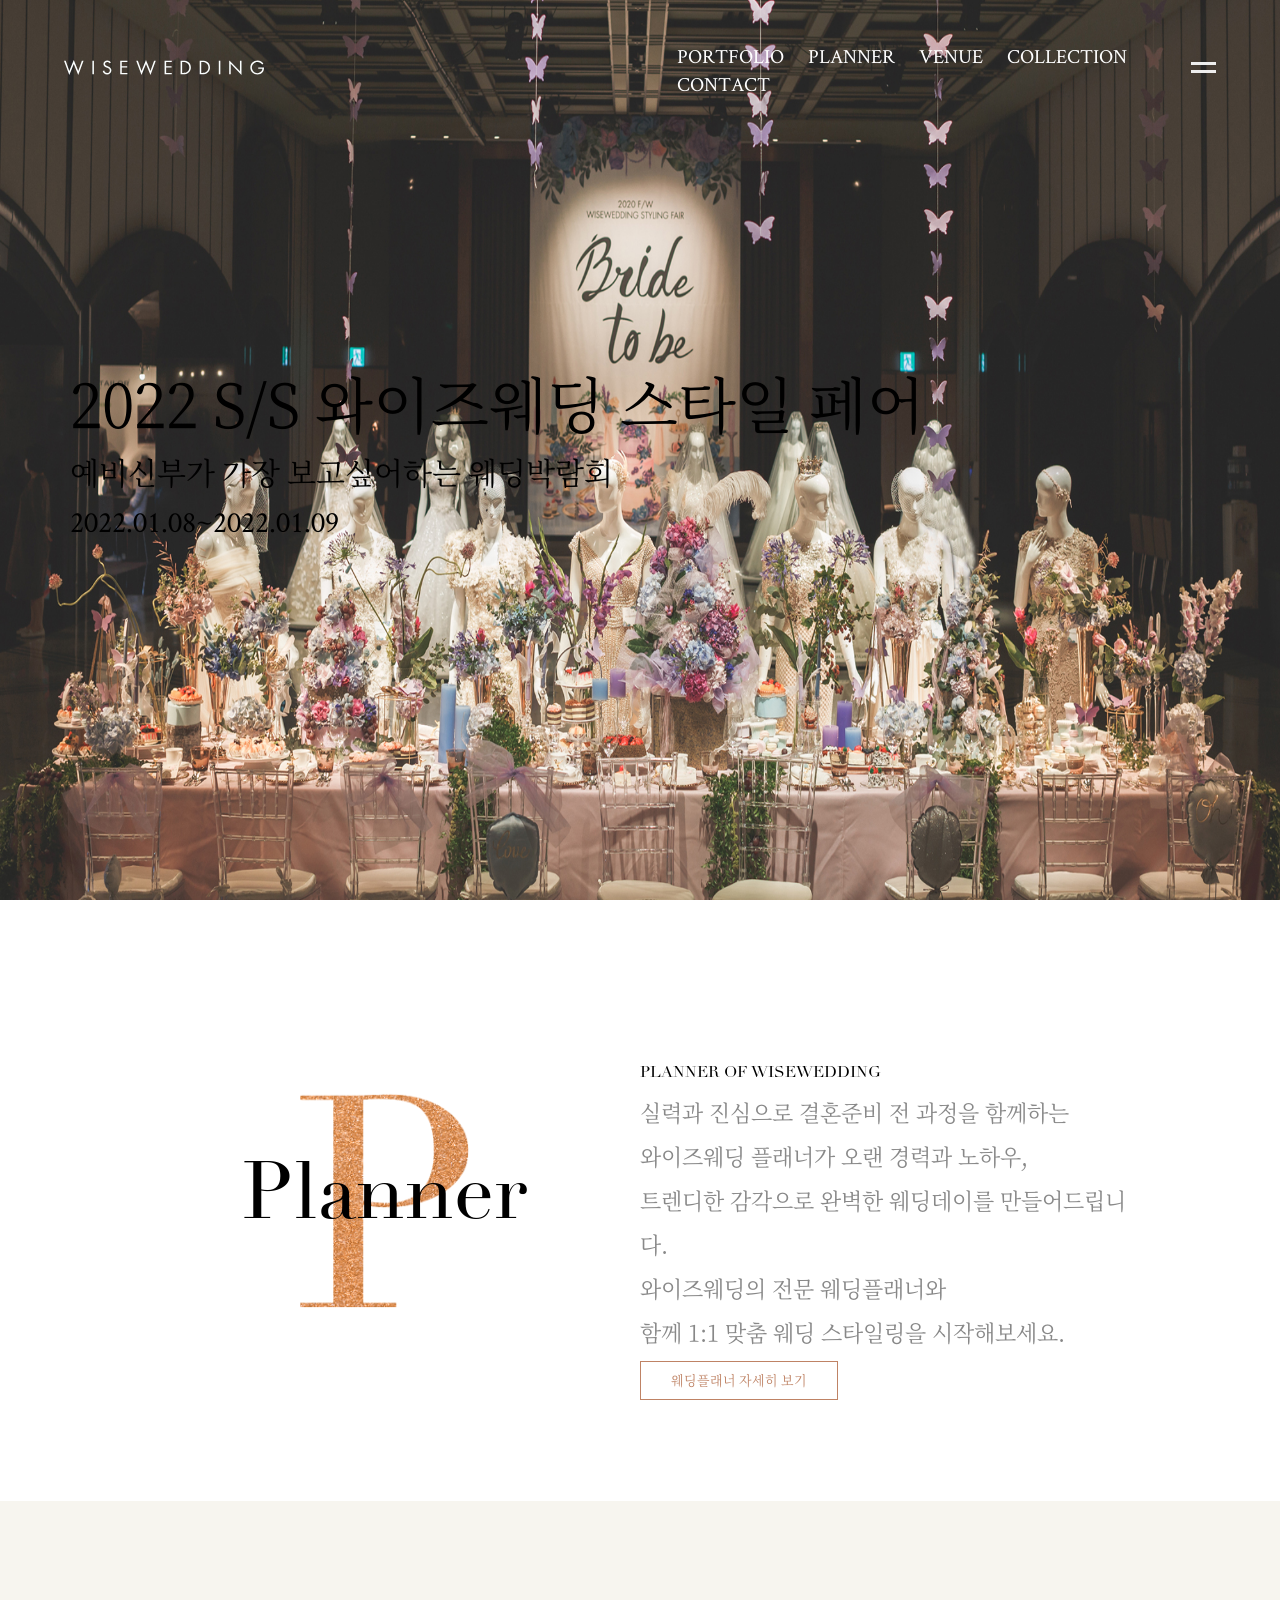
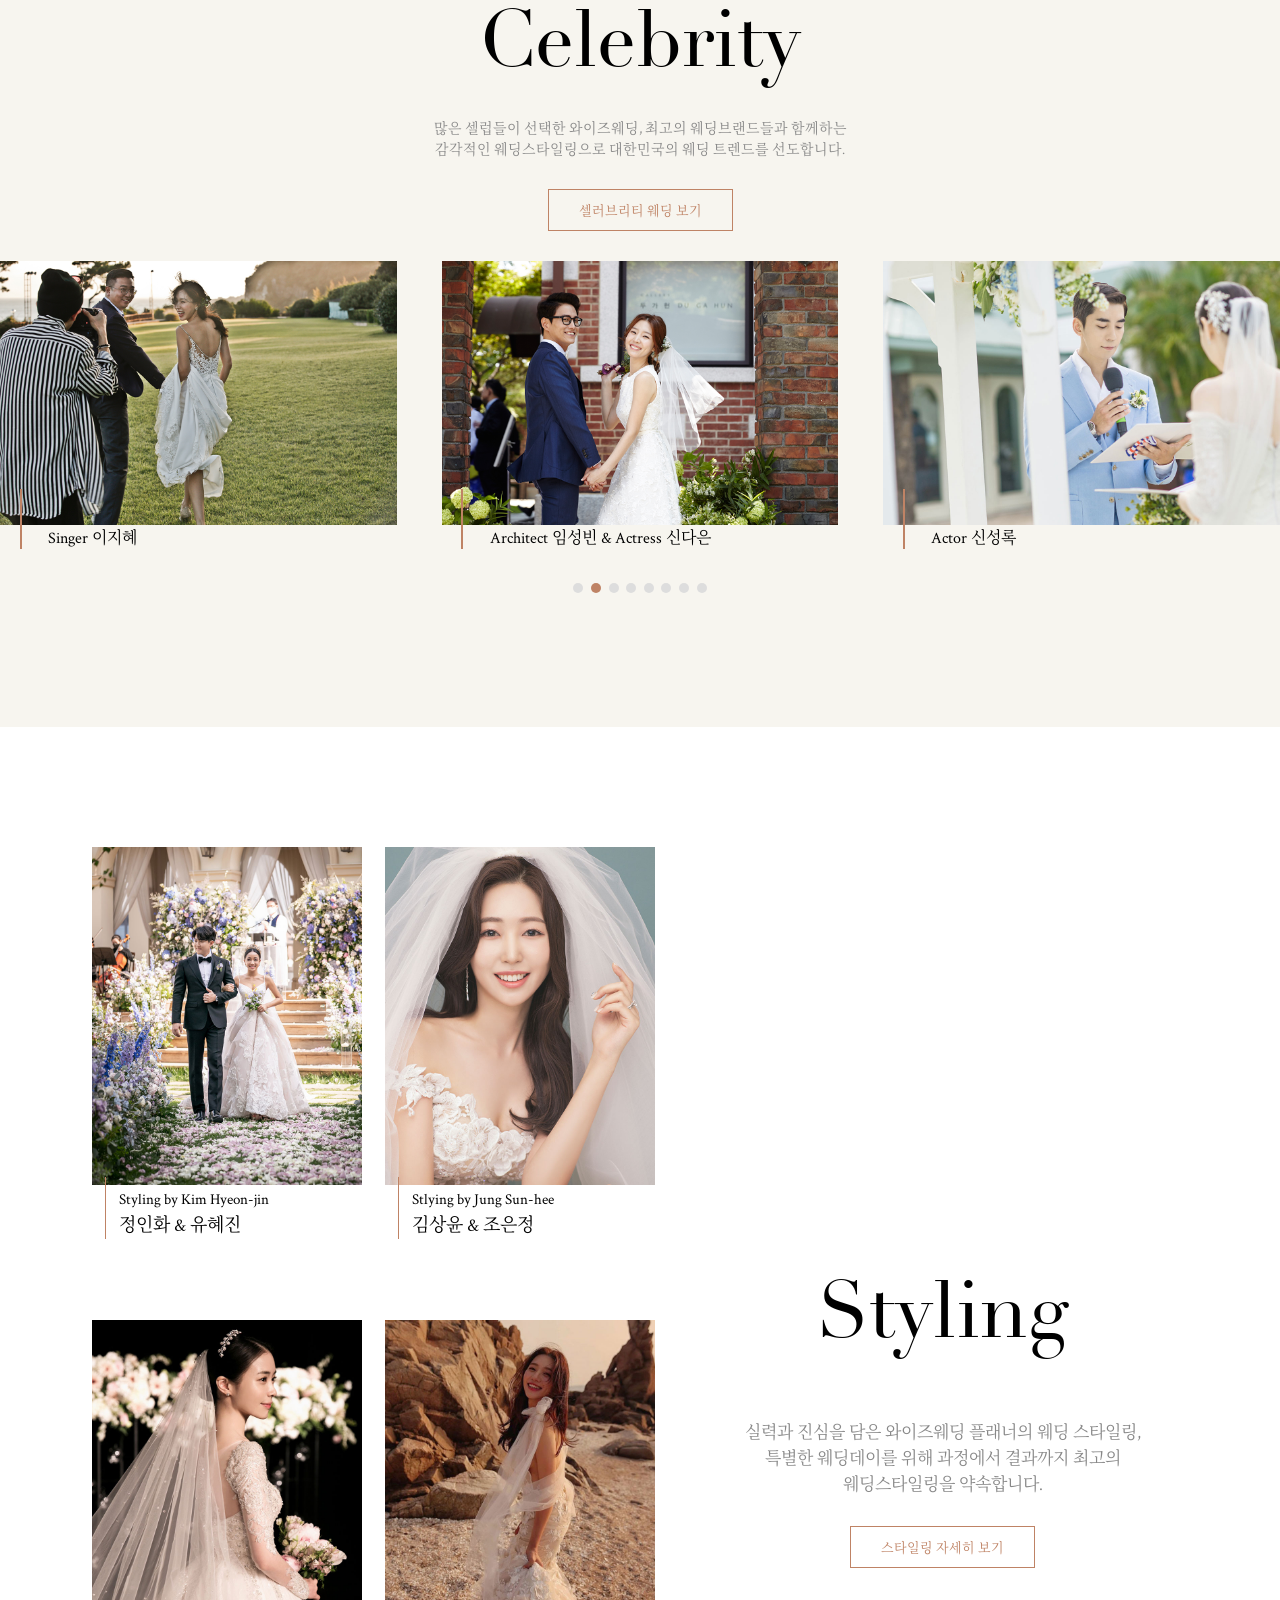
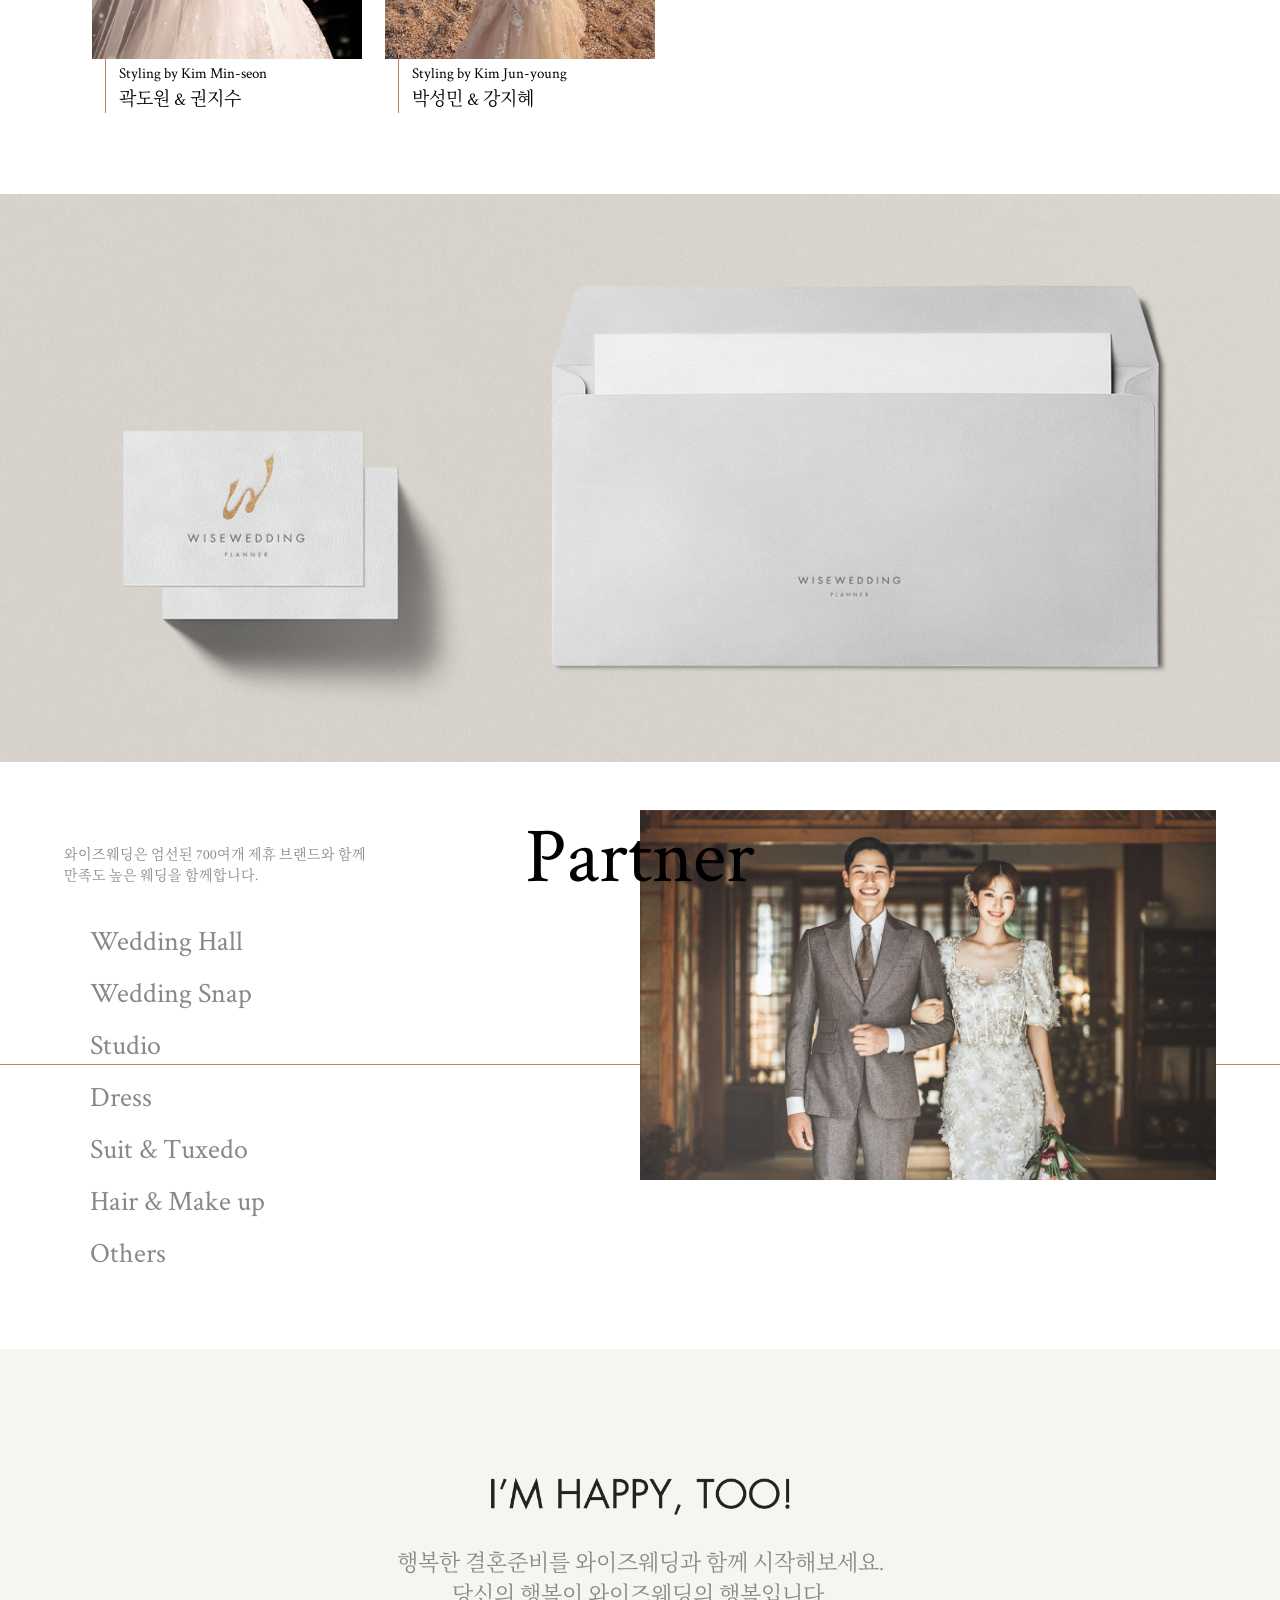
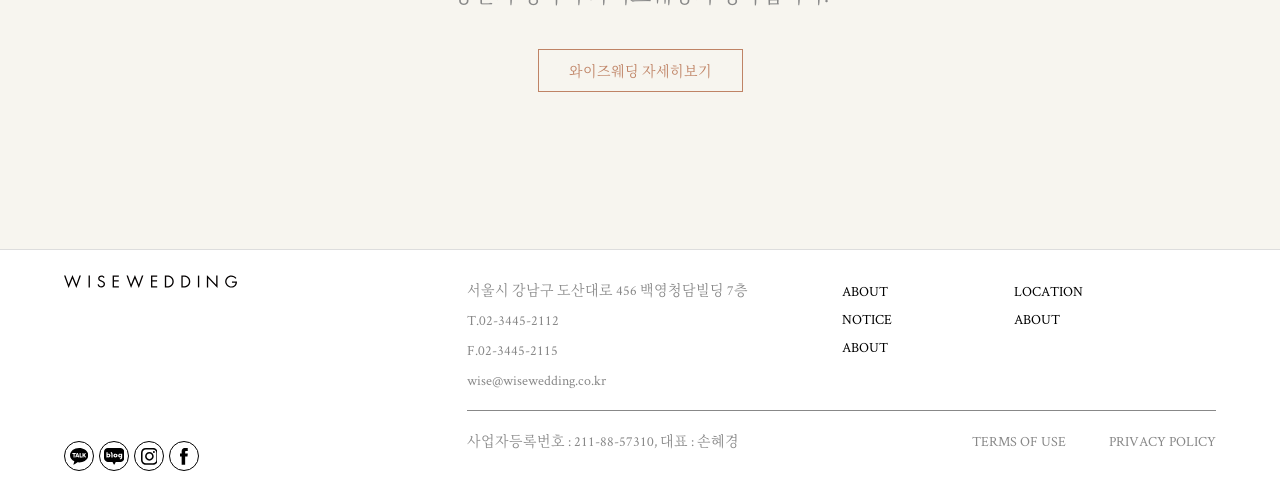
<file: index.html>
<!DOCTYPE html>
<html lang="en">
<head>
    <meta charset="UTF-8">
    <meta http-equiv="X-UA-Compatible" content="IE=edge">
    <meta name="viewport" content="width=device-width, initial-scale=1.0">
    <title>Document</title>
    <link href="css/index.css" rel="stylesheet">
    <link
      rel="stylesheet"
      href="https://unpkg.com/swiper/swiper-bundle.min.css"
    />
    <script src="https://unpkg.com/swiper/swiper-bundle.min.js"></script>
</head>
<body>
    
    <header>
        <div class="head">
            <h1><a href="#" class="invert">LOGO</a></h1>
            <nav>
                <a href="#">PORTFOLIO</a>
                <a href="#">PLANNER</a>
                <a href="#">VENUE</a>
                <a href="#">COLLECTION</a>
                <a href="contact.html">CONTACT</a>
            </nav>
            <div class="burger-menu">
                <span></span>
                <span></span>
            </div>
        </div>
    </header>

    <main>
        <div class="visual">
            <div class="swiper-wrapper">
                <div class="swiper-slide">
                    <div>
                        <p>
                            2022 S/S 와이즈웨딩 스타일 페어
                            <small>
                                예비신부가 가장 보고싶어하는 웨딩박람회<br>
                                2022.01.08~2022.01.09
                            </small>
                        </p>
                    </div>
                    <img src="img/img_visual.jpg" alt="">
                </div>
                <div class="swiper-slide">
                    <div>
                        <p>
                            I AM HAPPY,TOO!
                            <small>
                                당신의 행복이 와이즈웨딩의 행복입니다.<br>
                                웨딩전문가그룹 와이즈웨딩
                            </small>
                        </p>
                    </div>
                    <img src="img/img_wbanner2.jpg" alt="">
                </div>
                <div class="swiper-slide">
                    <div>
                        <p>
                            웨딩의 첫 걸음
                            <small>
                                와이즈웨딩의 웨등홀 검색 시스템을 만나보세요.<br>
                            </small>
                        </p>
                    </div>
                    <img src="img/img_wbanner3.jpg" alt="">
                </div>
                <div class="swiper-slide">
                    <div>
                        <p>
                            차별화된 웨딩스타일 
                            <small>
                                웨딩전문가의 스타일링 상담을 받아보세요.<br>
                            </small>
                        </p>
                    </div>
                    <img src="img/img_wbanner4.jpg" alt="">
                </div>
                <div class="swiper-slide">
                    <div>
                        <p>
                            실력과 진심으로 
                            <small>
                                와이즈웨딩과 함께 성장할 와이즈인을 찾습니다.<br>
                            </small>
                        </p>
                    </div>
                    <img src="img/img_wbanner5.jpg" alt="">
                </div>
            </div>
            <!-- <div class="swiper-button-next"></div>
            <div class="swiper-button-prev"></div>
            <div class="swiper-pagination"></div> -->
        </div>

        <div class="plan">
            <div>
                <p><b>Planner</b></p>
                <p>
                    <small>PLANNER OF WISEWEDDING</small>
                    실력과 진심으로 결혼준비 전 과정을 함께하는
                    와이즈웨딩 플래너가 오랜 경력과 노하우,
                    트렌디한 감각으로 완벽한 웨딩데이를 만들어드립니다. 
                    와이즈웨딩의 전문 웨딩플래너와 
                    함께 1:1 맞춤 웨딩 스타일링을 시작해보세요.
                    <a href="#">웨딩플래너 자세히 보기</a>
                </p>                
            </div>
        </div>

        <div class="cel">
            <h2>
                Celebrity
            </h2>
            <p>  
                많은 셀럽들이 선택한 와이즈웨딩, 최고의 웨딩브랜드들과 함께하는 
                감각적인 웨딩스타일링으로 대한민국의 웨딩 트렌드를 선도합니다.
                <a href="#">셀러브리티 웨딩 보기</a>
            </p>
            <div class="slide">
                <div class="slide1">
                    <figure>
                        <img src="img/img_cel1.jpg" alt="사진1">
                        <figcaption> Singer 이지혜 </figcaption>
                    </figure>

                    <figure>
                        <img src="img/img_cel5.jpg" alt="사진1">
                        <figcaption> Architect 임성빈 & Actress 신다은 </figcaption>
                    </figure>

                    <figure>
                        <img src="img/img_cel6.jpg" alt="사진1">
                        <figcaption> Actor 신성록 </figcaption>
                    </figure>
                    <!-- <figure>
                        <img src="../img/img_cel1.jpg" alt="사진1">
                        <figcaption> Singer 이지혜 </figcaption>
                    </figure>
                    <figure>
                        <img src="../img/img_cel1.jpg" alt="사진1">
                        <figcaption> Singer 이지혜 </figcaption>
                    </figure> -->
                </div>


                <p>
                    <span></span>
                    <span></span>
                    <span></span>
                    <span></span>
                    <span></span>
                    <span></span>
                    <span></span>
                    <span></span>
                </p>
            </div>
        </div>

        <div class="styling">
            <div class="txt">
                <h2>Styling</h2>
                <p>
                    실력과 진심을 담은 와이즈웨딩 플래너의 웨딩 스타일링,
                    특별한 웨딩데이를 위해 과정에서 결과까지 최고의 
                    웨딩스타일링을 약속합니다. 
                    <a href="#">스타일링 자세히 보기</a>
                </p>
            </div>
            <div class=photo>
                <div>
                    <figure>
                        
                        <img src="img/img_style1.jpg" alt="포토1">

                    </figure>
                    <p>
                        <small>Styling by Kim Hyeon-jin</small><br>
                        정인화 & 유혜진
                    </p>
                </div>
                <div>
                    <figure>
                        <img src="img/img_style2.jpg" alt="포토1">
                    </figure>
                    <p>
                        <small>Stlying by Jung Sun-hee</small><br>
                    김상윤 & 조은정
                    </p>    
                </div>
                <div>
                    <figure>
                        <img src="img/img_style3.jpg" alt="포토1">
                    </figure>
                    <p>
                        <small>Styling by Kim Min-seon</small><br>
                        곽도원 & 권지수
                    </p>
                </div>
                <div>
                    <figure>
                        <img src="img/img_style4.jpg" alt="포토1">
                    </figure>
                    <p>
                        <small>Styling by Kim Jun-young</small><br>
                        박성민 & 강지혜
                    </p>
                </div>
            </div>    
        </div>

        <div class="letter">
            <img src="img/img_letter.jpg" alt="편지봉투">
        </div>


        <div class="partner"> <!-- relative -->
            <hgroup> 
                <h2>Partner</h2>
                <h3> <!-- absolute -->
                    와이즈웨딩은 엄선된 700여개 제휴 브랜드와 함께
                    만족도 높은 웨딩을 함께합니다.
                </h3>
            </hgroup>
            <div class="pt-body">
                <nav>
                    <a href="#">Wedding Hall</a>
                    <a href="#">Wedding Snap</a>
                    <a href="#" class="active">Studio</a>
                    <a href="#">Dress</a>
                    <a href="#">Suit & Tuxedo</a>
                    <a href="#">Hair & Make up</a>
                    <a href="#">Others</a>
                </nav>
                <figure><img src="img/img_pt_studio.jpg" alt="예뻐"></figure> <!-- absolute -->
            </div>
        </div>

        <div class="happy">
            <figure><img src="img/img_happy.png" alt="행복"></figure>
            <p>
                행복한 결혼준비를 와이즈웨딩과 함께 시작해보세요.<br>
                당신의 행복이 와이즈웨딩의 행복입니다.
            </p>
            <a href="#">와이즈웨딩 자세히보기</a>

        </div>
    </main>


    <footer>
        <div class="container">
            <div class="left">
                <img src="./img/img_logo.svg" alt="로고1">
                <nav>
                    <a href="http://pf.kakao.com/_xbPJxhE" target="_blank" title="카카오톡">
                        <svg version="1.0" id="footsns4" xmlns="http://www.w3.org/2000/svg" xmlns:xlink="http://www.w3.org/1999/xlink" x="0px" y="0px" viewBox="0 0 16 14.699" enable-background="new 0 0 16 14.699" xml:space="preserve">
                        <g>
                            <polygon points="5.889,6.831 6.856,6.831 6.392,5.378 	"></polygon>
                            <path d="M8,0C3.581,0,0,2.832,0,6.324c0,2.273,1.518,4.266,3.795,5.381c-0.167,0.625-0.606,2.263-0.694,2.614
                                c-0.108,0.435,0.16,0.429,0.335,0.312c0.137-0.092,2.192-1.489,3.079-2.091C6.996,12.611,7.493,12.649,8,12.649
                                c4.418,0,8-2.832,8-6.325C16,2.832,12.418,0,8,0z M3.998,8.04c0.001,0.389-0.865,0.369-0.866-0.02
                                c0.005-0.534-0.001-2.853-0.001-2.853H2.297c-0.488,0-0.49-0.857-0.001-0.857h2.536c0.518,0,0.518,0.878,0,0.878
                                c-0.55,0-0.83,0.061-0.83,0.061L3.998,8.04z M7.29,8.157C7.087,7.622,7.14,7.598,7.14,7.598l-1.526,0L5.447,8.182
                                C5.27,8.591,4.503,8.258,4.68,7.848c0.246-0.566,0.987-2.7,1.192-3.152C5.953,4.518,6.145,4.446,6.34,4.446
                                c0.237,0,0.481,0.105,0.549,0.251c0.148,0.316,0.958,2.542,1.192,3.16C8.246,8.29,7.454,8.59,7.29,8.157z M10.417,8.349
                                c-0.392,0-1.276,0.004-1.674,0.004c-0.398,0-0.331-0.465-0.331-0.465S8.409,5.552,8.408,4.826C8.407,4.571,8.634,4.444,8.86,4.444
                                c0.225,0,0.45,0.127,0.451,0.381C9.312,5.35,9.308,7.511,9.308,7.511s0.715,0.004,1.107,0.004
                                C10.807,7.515,10.809,8.349,10.417,8.349z M13.145,8.284l-1.099-1.5l-0.251,0.202c0,0,0,0.741,0,1.131
                                c0,0.336-0.856,0.337-0.856,0.001c0-0.213,0.019-3.088,0.01-3.406c-0.005-0.175,0.221-0.266,0.44-0.266
                                c0.206,0,0.406,0.079,0.411,0.243C11.811,5.119,11.8,5.899,11.8,5.899s1.24-1.242,1.417-1.417c0.182-0.181,0.747,0.387,0.564,0.568
                                c-0.312,0.31-1.104,1.167-1.104,1.167l1.167,1.537C14.066,8.047,13.367,8.577,13.145,8.284z"></path>
                        </g>
                        </svg>				   
                    </a>
                    <a href="https://blog.naver.com/happywisewed" target="_blank" title="블로그">
                        <svg version="1.0" id="footsns3" xmlns="http://www.w3.org/2000/svg" xmlns:xlink="http://www.w3.org/1999/xlink" x="0px" y="0px" viewBox="0 0 16 13.233" enable-background="new 0 0 16 13.233" xml:space="preserve">
                       <g>
                           <path d="M12.557,5.383c-0.474,0.163-0.518,0.919-0.074,1.143c0.383,0.217,0.941-0.064,0.92-0.525
                               C13.455,5.562,12.959,5.195,12.557,5.383z"></path>
                           <path d="M8.866,5.393C8.364,5.532,8.297,6.32,8.761,6.549c0.385,0.232,0.962-0.081,0.91-0.545
                               C9.722,5.583,9.254,5.244,8.866,5.393z"></path>
                           <path d="M3.221,5.41C2.74,5.58,2.717,6.358,3.185,6.563c0.389,0.207,0.926-0.11,0.888-0.562
                               C4.116,5.561,3.618,5.224,3.221,5.41z"></path>
                           <path d="M15.858,2.214c-0.38-1.26-1.621-2.211-2.944-2.212c-3.276-0.003-6.553-0.003-9.83,0
                               c-1.586-0.008-3.017,1.367-3.08,2.949c-0.008,1.665-0.004,3.332,0,4.998c0.036,1.538,1.368,2.903,2.904,2.988
                               c1.276,0.031,2.553-0.005,3.83,0.018c0.295,0.629,0.611,1.249,0.915,1.876c0.084,0.157,0.145,0.357,0.342,0.402
                               c0.201-0.038,0.262-0.241,0.346-0.397c0.308-0.628,0.619-1.254,0.924-1.885c1.275-0.014,2.551,0.014,3.827-0.014
                               c1.534-0.085,2.862-1.448,2.901-2.984C16,6.624,15.994,5.295,15.998,3.966C15.986,3.381,16.053,2.779,15.858,2.214z M4.548,7.189
                               C4.084,7.591,3.281,7.615,2.88,7.109c0.002,0.073,0.004,0.217,0.006,0.289C2.564,7.402,2.24,7.405,1.919,7.392
                               c0.014-1.366-0.016-2.733,0.017-4.098c0.317,0.01,0.633,0.006,0.949,0.01c-0.011,0.51,0.006,1.021-0.012,1.531
                               c0.464-0.466,1.284-0.447,1.742,0.016C5.248,5.461,5.227,6.621,4.548,7.189z M6.782,7.399C6.465,7.402,6.148,7.402,5.832,7.4
                               C5.818,6.534,5.85,5.666,5.814,4.8c0.002-0.286-0.149-0.572-0.438-0.655c-0.006-0.315-0.002-0.629,0-0.944
                               C5.669,3.21,5.967,3.274,6.202,3.454C6.619,3.758,6.795,4.299,6.784,4.8C6.781,5.667,6.786,6.534,6.782,7.399z M10.152,7.148
                               C9.347,7.758,7.92,7.559,7.529,6.555C7.198,5.769,7.655,4.774,8.498,4.572c0.598-0.169,1.307-0.077,1.769,0.364
                               C10.884,5.513,10.838,6.642,10.152,7.148z M14.328,7.3c-0.004,0.488-0.176,1.011-0.582,1.31c-0.353,0.267-0.817,0.297-1.243,0.278
                               c0.001-0.295,0-0.589-0.001-0.884c0.225-0.01,0.486,0.001,0.663-0.166c0.196-0.19,0.196-0.481,0.215-0.735
                               c-0.478,0.453-1.282,0.466-1.762,0.011c-0.668-0.631-0.566-1.869,0.19-2.391c0.462-0.328,1.182-0.328,1.563,0.132
                               c-0.002-0.066-0.002-0.197-0.002-0.263c0.319-0.003,0.639-0.003,0.959,0C14.328,5.494,14.33,6.397,14.328,7.3z"></path>
                       </g>
                        </svg>
                    </a>
                    <a href="https://www.instagram.com/wiseweddingplanner/" target="_blank" title="인스타그램">
                        <svg version="1.0" id="footsns2" xmlns="http://www.w3.org/2000/svg" xmlns:xlink="http://www.w3.org/1999/xlink" x="0px" y="0px" viewBox="0 0 14 14" enable-background="new 0 0 14 14" xml:space="preserve">
                       <g>
                           <path d="M7,3.359c-1.976,0-3.613,1.609-3.613,3.613S4.996,10.585,7,10.585s3.613-1.637,3.613-3.613
                               S8.976,3.359,7,3.359z M7,9.286c-1.27,0-2.315-1.044-2.315-2.315S5.73,4.657,7,4.657s2.315,1.044,2.315,2.315S8.27,9.286,7,9.286z"></path>
                           <circle cx="10.754" cy="3.274" r="0.819"></circle>
                           <path d="M12.871,1.157C12.137,0.395,11.093,0,9.907,0H4.093C1.637,0,0,1.637,0,4.093v5.786
                               c0,1.214,0.395,2.258,1.185,3.02C1.948,13.633,2.964,14,4.121,14h5.758c1.214,0,2.23-0.395,2.964-1.101
                               C13.605,12.165,14,11.121,14,9.907V4.093C14,2.907,13.605,1.891,12.871,1.157z M12.758,9.907c0,0.875-0.31,1.581-0.819,2.06
                               c-0.508,0.48-1.214,0.734-2.06,0.734H4.121c-0.847,0-1.552-0.254-2.06-0.734c-0.508-0.508-0.762-1.214-0.762-2.089V4.093
                               c0-0.847,0.254-1.552,0.762-2.06c0.48-0.48,1.214-0.734,2.06-0.734h5.815c0.847,0,1.552,0.254,2.06,0.762
                               c0.48,0.508,0.762,1.214,0.762,2.032V9.907L12.758,9.907z"></path>
                       </g>
                        </svg>				   
                    </a>
                    <a href="https://www.facebook.com/Wisewedding/" target="_blank" title="페이스북">
                        <svg version="1.0" id="footsns1" xmlns="http://www.w3.org/2000/svg" xmlns:xlink="http://www.w3.org/1999/xlink" x="0px" y="0px" viewBox="0 0 6.97 15" enable-background="new 0 0 6.97 15" xml:space="preserve">
                       <path d="M6.97,4.857H4.596V3.3c0-0.585,0.387-0.721,0.66-0.721c0.272,0,1.675,0,1.675,0v-2.57L4.625,0
                           C2.064,0,1.481,1.917,1.481,3.144v1.713H0v2.649h1.481c0,3.399,0,7.494,0,7.494h3.115c0,0,0-4.136,0-7.494h2.102L6.97,4.857z"></path>
                        </svg>				   
                    </a>
                    
                </nav>
            </div>
            
            <div class="right">
                <div>
                    <p>
                        서울시 강남구 도산대로 456 백영청담빌딩 7층<br>
                        T.02-3445-2112<br>
                        F.02-3445-2115<br>
                        wise@wisewedding.co.kr<br>
                    </p>
                    <nav>
                        <a href="#">ABOUT</a>
                        <a href="#">LOCATION</a>
                        <a href="#">NOTICE</a>
                        <a href="#">ABOUT</a>
                        <a href="#">ABOUT</a>
                    </nav>
                </div>
                <div class="end">
                    <p>사업자등록번호 : 211-88-57310, 대표 : 손혜경</p>
                    <p>
                        <a href=#>TERMS OF USE</a> 
                        <a href=#>PRIVACY POLICY</a>
                    </p>
                </div>
            </div>

            
        </div>    
    </footer>


    <script>
        const elHead = document.querySelector('.head .invert')
    

        var swiper = new Swiper(".visual", {
            effect: "fade",
            autoplay: {
                delay: 2500,
                disableOnInteraction: false,
            },
            // navigation: {
            //     nextEl: ".swiper-button-next",
            //     prevEl: ".swiper-button-prev",
            // },
            // pagination: {
            //     el: ".swiper-pagination",
            //     clickable: true,
            // },
        });
    
    </script>
</body>
</html>
</file>
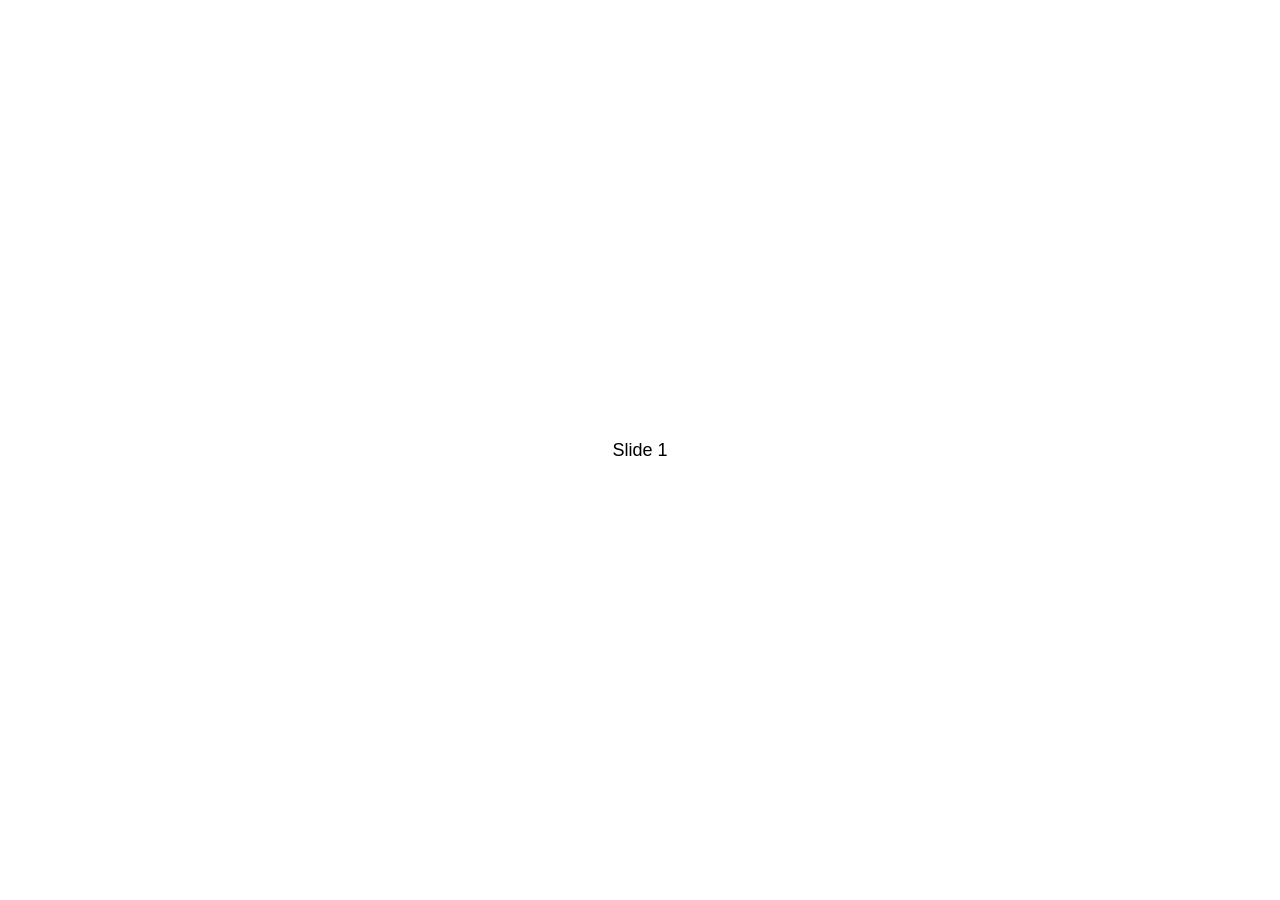
<file: swiper/index.html>
<!DOCTYPE html>
<html lang="en">
  <head>
    <meta charset="utf-8" />
    <title>Swiper demo</title>
    <meta
      name="viewport"
      content="width=device-width, initial-scale=1, minimum-scale=1, maximum-scale=1"
    />
    <!-- Link Swiper's CSS -->
    <link
      rel="stylesheet"
      href="https://unpkg.com/swiper/swiper-bundle.min.css"
    />
    <script src="https://unpkg.com/swiper/swiper-bundle.min.js"></script>

    <!-- Demo styles -->
    <style>
      html,
      body {
        position: relative;
        height: 100%;
      }

      body {
        background: #eee;
        font-family: Helvetica Neue, Helvetica, Arial, sans-serif;
        font-size: 14px;
        color: #000;
        margin: 0;
        padding: 0;
      }

      .swiper {
        width: 100%;
        height: 100%;
      }

      .swiper-slide {
        text-align: center;
        font-size: 18px;
        background: #fff;

        /* Center slide text vertically */
        display: -webkit-box;
        display: -ms-flexbox;
        display: -webkit-flex;
        display: flex;
        -webkit-box-pack: center;
        -ms-flex-pack: center;
        -webkit-justify-content: center;
        justify-content: center;
        -webkit-box-align: center;
        -ms-flex-align: center;
        -webkit-align-items: center;
        align-items: center;
      }

      .swiper-slide img {
        display: block;
        width: 100%;
        height: 100%;
        object-fit: cover;
      }
    </style>
  </head>

  <body>
    <!-- Swiper -->
    <div class="swiper mySwiper">
      <div class="swiper-wrapper">
        <div class="swiper-slide">Slide 1</div>
        <div class="swiper-slide">Slide 2</div>
        <div class="swiper-slide">Slide 3</div>
        <div class="swiper-slide">Slide 4</div>
        <div class="swiper-slide">Slide 5</div>
        <div class="swiper-slide">Slide 6</div>
        <disv class="swiper-slide">Slide 7</disv>
        <div class="wiper-slide">Slide 8</div>
        <div class="swiper-slide">Slide 9</div>
      </div>
    </div>

 
    <!-- Initialize Swiper -->
    <script>
      var swiper = new Swiper(".mySwiper", {});
    </script>
  </body>
</html>
</file>
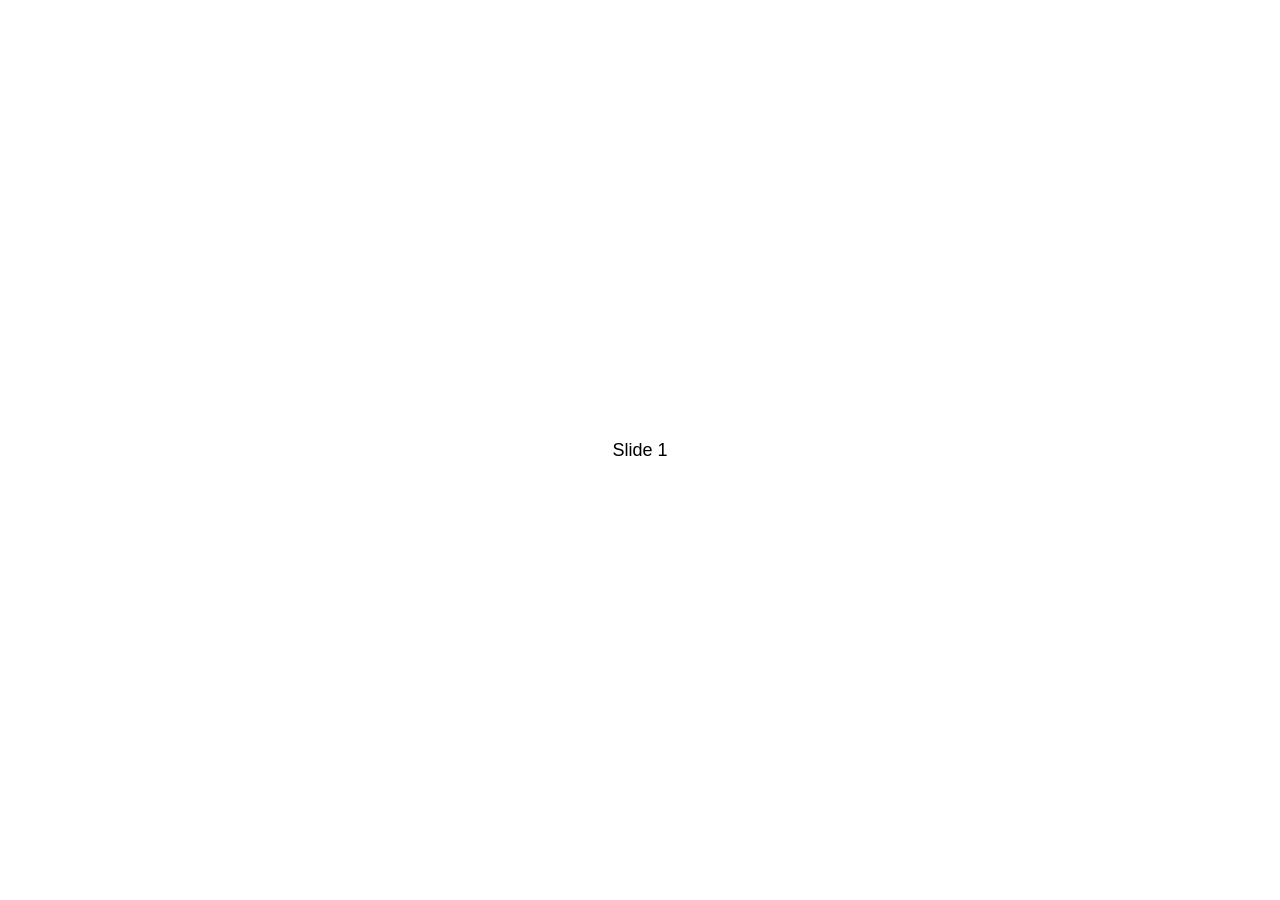
<file: plugin/swiper/index.html>
<!DOCTYPE html>
<html lang="en">
  <head>
    <meta charset="utf-8" />
    <title>Swiper demo</title>
    <meta
      name="viewport"
      content="width=device-width, initial-scale=1, minimum-scale=1, maximum-scale=1"
    />
    <!-- Link Swiper's CSS -->
    <link
      rel="stylesheet"
      href="https://unpkg.com/swiper/swiper-bundle.min.css"
    />

    <!-- Demo styles -->
    <style>
      html,
      body {
        position: relative;
        height: 100%;
      }

      body {
        background: #eee;
        font-family: Helvetica Neue, Helvetica, Arial, sans-serif;
        font-size: 14px;
        color: #000;
        margin: 0;
        padding: 0;
      }

      .swiper {
        width: 100%;
        height: 100%;
      }

      .swiper-slide {
        text-align: center;
        font-size: 18px;
        background: #fff;

        /* Center slide text vertically */
        display: -webkit-box;
        display: -ms-flexbox;
        display: -webkit-flex;
        display: flex;
        -webkit-box-pack: center;
        -ms-flex-pack: center;
        -webkit-justify-content: center;
        justify-content: center;
        -webkit-box-align: center;
        -ms-flex-align: center;
        -webkit-align-items: center;
        align-items: center;
      }

      .swiper-slide img {
        display: block;
        width: 100%;
        height: 100%;
        object-fit: cover;
      }
    </style>
  </head>

  <body>
    <!-- Swiper -->
    <div class="swiper mySwiper">
      <div class="swiper-wrapper">
        <div class="swiper-slide">Slide 1</div>
        <div class="swiper-slide">Slide 2</div>
        <div class="swiper-slide">Slide 3</div>
        <div class="swiper-slide">Slide 4</div>
        <div class="swiper-slide">Slide 5</div>
        <div class="swiper-slide">Slide 6</div>
        <div class="swiper-slide">Slide 7</div>
        <div class="swiper-slide">Slide 8</div>
        <div class="swiper-slide">Slide 9</div>
      </div>
    </div>

    <!-- Swiper JS -->
    <script src="https://unpkg.com/swiper/swiper-bundle.min.js"></script>

    <!-- Initialize Swiper -->
    <script>
      var swiper = new Swiper(".mySwiper", {});
    </script>
  </body>
</html>
</file>
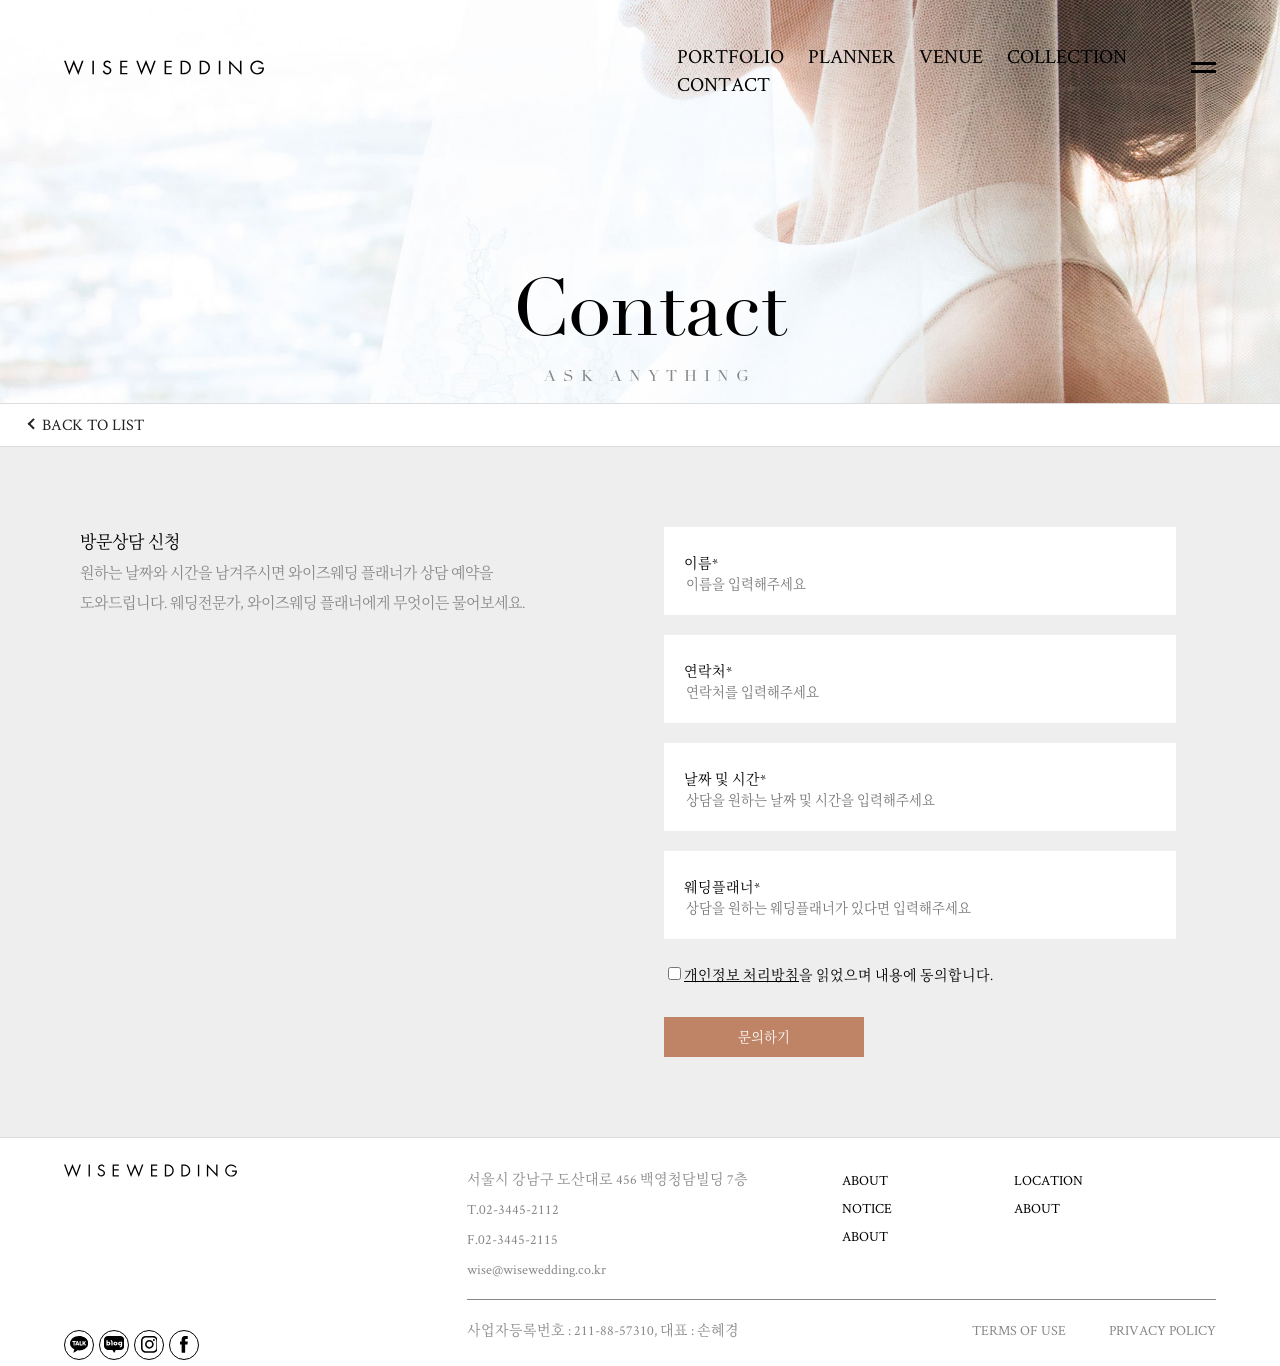
<file: contact.html>
<!DOCTYPE html>
<html lang="en">
<head>
    <meta charset="UTF-8">
    <meta http-equiv="X-UA-Compatible" content="IE=edge">
    <meta name="viewport" content="width=device-width, initial-scale=1.0">
    <title>Document</title>
    <link href="css/contact.css" rel="stylesheet">
</head>
<body>

    <header>
        <div class="head">
            <h1><a href="index.html">LOGO</a></h1>
            <nav>
                <a href="#">PORTFOLIO</a>
                <a href="#">PLANNER</a>
                <a href="#">VENUE</a>
                <a href="#">COLLECTION</a>
                <a href="#">CONTACT</a>
            </nav>
            <div class="burger-menu">
                <span></span>
                <span></span>
            </div>
        </div>
    </header>

    <main>
        <div class="intro">
            <div class="contact">
                <h2>
                    Contact
                    <small>ASK ANYTHING</small>
                </h2>
            </div>
            <figure><img src="img/img_intro.jpg" alt="사진1"></figure>
        </div>
        
        <div class="back">
            <a href="#">BACK TO LIST</a>
        </div>

        <div class="contact-form">
            <div class="form-left">
                <h2>방문상담 신청</h2>
                <p>원하는 날짜와 시간을 남겨주시면 와이즈웨딩 플래너가 상담 예약을 
                    도와드립니다. 웨딩전문가, 와이즈웨딩 플래너에게 무엇이든 물어보세요.</p>
            </div>

            <div class="form-right">
                <form>
                    <ul>
                        <li>
                            <label>이름*</label>
                            <input type="text" placeholder="이름을 입력해주세요"></input>
                        </li>
                        <li>
                            <label>연락처*</label>
                            <input type="tel" placeholder="연락처를 입력해주세요"></input>
                        </li>
                        <li>
                            <label>날짜 및 시간*</label>
                            <input type="text" placeholder="상담을 원하는 날짜 및 시간을 입력해주세요"></input>
                        </li>
                        <li>
                            <label>웨딩플래너*</label>
                            <input type="text" placeholder="상담을 원하는 웨딩플래너가 있다면 입력해주세요"></input>
                        </li>
                        <label class="chk">
                            <input type="checkbox" name="chk"><a target="_blank" href="http://www.wisewedding.co.kr/company/privacy.asp"><ins>개인정보 처리방침</a></ins>을 읽었으며 내용에 동의합니다.
                        </label>
                    </ul>
                </form>
                <div class="btn">
                    <a href="#"><button>문의하기</button></a>
                </div>
            </div>
        </div>
    </main>
    
    
    <footer>
        <div class="container">
            <div class="left">
                <img src="./img/img_logo.svg" alt="로고1">
                <nav>
                    <a href="http://pf.kakao.com/_xbPJxhE" target="_blank" title="카카오톡">
                        <svg version="1.0" id="footsns4" xmlns="http://www.w3.org/2000/svg" xmlns:xlink="http://www.w3.org/1999/xlink" x="0px" y="0px" viewBox="0 0 16 14.699" enable-background="new 0 0 16 14.699" xml:space="preserve">
                        <g>
                            <polygon points="5.889,6.831 6.856,6.831 6.392,5.378 	"></polygon>
                            <path d="M8,0C3.581,0,0,2.832,0,6.324c0,2.273,1.518,4.266,3.795,5.381c-0.167,0.625-0.606,2.263-0.694,2.614
                                c-0.108,0.435,0.16,0.429,0.335,0.312c0.137-0.092,2.192-1.489,3.079-2.091C6.996,12.611,7.493,12.649,8,12.649
                                c4.418,0,8-2.832,8-6.325C16,2.832,12.418,0,8,0z M3.998,8.04c0.001,0.389-0.865,0.369-0.866-0.02
                                c0.005-0.534-0.001-2.853-0.001-2.853H2.297c-0.488,0-0.49-0.857-0.001-0.857h2.536c0.518,0,0.518,0.878,0,0.878
                                c-0.55,0-0.83,0.061-0.83,0.061L3.998,8.04z M7.29,8.157C7.087,7.622,7.14,7.598,7.14,7.598l-1.526,0L5.447,8.182
                                C5.27,8.591,4.503,8.258,4.68,7.848c0.246-0.566,0.987-2.7,1.192-3.152C5.953,4.518,6.145,4.446,6.34,4.446
                                c0.237,0,0.481,0.105,0.549,0.251c0.148,0.316,0.958,2.542,1.192,3.16C8.246,8.29,7.454,8.59,7.29,8.157z M10.417,8.349
                                c-0.392,0-1.276,0.004-1.674,0.004c-0.398,0-0.331-0.465-0.331-0.465S8.409,5.552,8.408,4.826C8.407,4.571,8.634,4.444,8.86,4.444
                                c0.225,0,0.45,0.127,0.451,0.381C9.312,5.35,9.308,7.511,9.308,7.511s0.715,0.004,1.107,0.004
                                C10.807,7.515,10.809,8.349,10.417,8.349z M13.145,8.284l-1.099-1.5l-0.251,0.202c0,0,0,0.741,0,1.131
                                c0,0.336-0.856,0.337-0.856,0.001c0-0.213,0.019-3.088,0.01-3.406c-0.005-0.175,0.221-0.266,0.44-0.266
                                c0.206,0,0.406,0.079,0.411,0.243C11.811,5.119,11.8,5.899,11.8,5.899s1.24-1.242,1.417-1.417c0.182-0.181,0.747,0.387,0.564,0.568
                                c-0.312,0.31-1.104,1.167-1.104,1.167l1.167,1.537C14.066,8.047,13.367,8.577,13.145,8.284z"></path>
                        </g>
                        </svg>				   
                    </a>
                    <a href="https://blog.naver.com/happywisewed" target="_blank" title="블로그">
                        <svg version="1.0" id="footsns3" xmlns="http://www.w3.org/2000/svg" xmlns:xlink="http://www.w3.org/1999/xlink" x="0px" y="0px" viewBox="0 0 16 13.233" enable-background="new 0 0 16 13.233" xml:space="preserve">
                       <g>
                           <path d="M12.557,5.383c-0.474,0.163-0.518,0.919-0.074,1.143c0.383,0.217,0.941-0.064,0.92-0.525
                               C13.455,5.562,12.959,5.195,12.557,5.383z"></path>
                           <path d="M8.866,5.393C8.364,5.532,8.297,6.32,8.761,6.549c0.385,0.232,0.962-0.081,0.91-0.545
                               C9.722,5.583,9.254,5.244,8.866,5.393z"></path>
                           <path d="M3.221,5.41C2.74,5.58,2.717,6.358,3.185,6.563c0.389,0.207,0.926-0.11,0.888-0.562
                               C4.116,5.561,3.618,5.224,3.221,5.41z"></path>
                           <path d="M15.858,2.214c-0.38-1.26-1.621-2.211-2.944-2.212c-3.276-0.003-6.553-0.003-9.83,0
                               c-1.586-0.008-3.017,1.367-3.08,2.949c-0.008,1.665-0.004,3.332,0,4.998c0.036,1.538,1.368,2.903,2.904,2.988
                               c1.276,0.031,2.553-0.005,3.83,0.018c0.295,0.629,0.611,1.249,0.915,1.876c0.084,0.157,0.145,0.357,0.342,0.402
                               c0.201-0.038,0.262-0.241,0.346-0.397c0.308-0.628,0.619-1.254,0.924-1.885c1.275-0.014,2.551,0.014,3.827-0.014
                               c1.534-0.085,2.862-1.448,2.901-2.984C16,6.624,15.994,5.295,15.998,3.966C15.986,3.381,16.053,2.779,15.858,2.214z M4.548,7.189
                               C4.084,7.591,3.281,7.615,2.88,7.109c0.002,0.073,0.004,0.217,0.006,0.289C2.564,7.402,2.24,7.405,1.919,7.392
                               c0.014-1.366-0.016-2.733,0.017-4.098c0.317,0.01,0.633,0.006,0.949,0.01c-0.011,0.51,0.006,1.021-0.012,1.531
                               c0.464-0.466,1.284-0.447,1.742,0.016C5.248,5.461,5.227,6.621,4.548,7.189z M6.782,7.399C6.465,7.402,6.148,7.402,5.832,7.4
                               C5.818,6.534,5.85,5.666,5.814,4.8c0.002-0.286-0.149-0.572-0.438-0.655c-0.006-0.315-0.002-0.629,0-0.944
                               C5.669,3.21,5.967,3.274,6.202,3.454C6.619,3.758,6.795,4.299,6.784,4.8C6.781,5.667,6.786,6.534,6.782,7.399z M10.152,7.148
                               C9.347,7.758,7.92,7.559,7.529,6.555C7.198,5.769,7.655,4.774,8.498,4.572c0.598-0.169,1.307-0.077,1.769,0.364
                               C10.884,5.513,10.838,6.642,10.152,7.148z M14.328,7.3c-0.004,0.488-0.176,1.011-0.582,1.31c-0.353,0.267-0.817,0.297-1.243,0.278
                               c0.001-0.295,0-0.589-0.001-0.884c0.225-0.01,0.486,0.001,0.663-0.166c0.196-0.19,0.196-0.481,0.215-0.735
                               c-0.478,0.453-1.282,0.466-1.762,0.011c-0.668-0.631-0.566-1.869,0.19-2.391c0.462-0.328,1.182-0.328,1.563,0.132
                               c-0.002-0.066-0.002-0.197-0.002-0.263c0.319-0.003,0.639-0.003,0.959,0C14.328,5.494,14.33,6.397,14.328,7.3z"></path>
                       </g>
                        </svg>
                    </a>
                    <a href="https://www.instagram.com/wiseweddingplanner/" target="_blank" title="인스타그램">
                        <svg version="1.0" id="footsns2" xmlns="http://www.w3.org/2000/svg" xmlns:xlink="http://www.w3.org/1999/xlink" x="0px" y="0px" viewBox="0 0 14 14" enable-background="new 0 0 14 14" xml:space="preserve">
                       <g>
                           <path d="M7,3.359c-1.976,0-3.613,1.609-3.613,3.613S4.996,10.585,7,10.585s3.613-1.637,3.613-3.613
                               S8.976,3.359,7,3.359z M7,9.286c-1.27,0-2.315-1.044-2.315-2.315S5.73,4.657,7,4.657s2.315,1.044,2.315,2.315S8.27,9.286,7,9.286z"></path>
                           <circle cx="10.754" cy="3.274" r="0.819"></circle>
                           <path d="M12.871,1.157C12.137,0.395,11.093,0,9.907,0H4.093C1.637,0,0,1.637,0,4.093v5.786
                               c0,1.214,0.395,2.258,1.185,3.02C1.948,13.633,2.964,14,4.121,14h5.758c1.214,0,2.23-0.395,2.964-1.101
                               C13.605,12.165,14,11.121,14,9.907V4.093C14,2.907,13.605,1.891,12.871,1.157z M12.758,9.907c0,0.875-0.31,1.581-0.819,2.06
                               c-0.508,0.48-1.214,0.734-2.06,0.734H4.121c-0.847,0-1.552-0.254-2.06-0.734c-0.508-0.508-0.762-1.214-0.762-2.089V4.093
                               c0-0.847,0.254-1.552,0.762-2.06c0.48-0.48,1.214-0.734,2.06-0.734h5.815c0.847,0,1.552,0.254,2.06,0.762
                               c0.48,0.508,0.762,1.214,0.762,2.032V9.907L12.758,9.907z"></path>
                       </g>
                        </svg>				   
                    </a>
                    <a href="https://www.facebook.com/Wisewedding/" target="_blank" title="페이스북">
                        <svg version="1.0" id="footsns1" xmlns="http://www.w3.org/2000/svg" xmlns:xlink="http://www.w3.org/1999/xlink" x="0px" y="0px" viewBox="0 0 6.97 15" enable-background="new 0 0 6.97 15" xml:space="preserve">
                       <path d="M6.97,4.857H4.596V3.3c0-0.585,0.387-0.721,0.66-0.721c0.272,0,1.675,0,1.675,0v-2.57L4.625,0
                           C2.064,0,1.481,1.917,1.481,3.144v1.713H0v2.649h1.481c0,3.399,0,7.494,0,7.494h3.115c0,0,0-4.136,0-7.494h2.102L6.97,4.857z"></path>
                        </svg>				   
                    </a>
                    
                </nav>
            </div>
            
            <div class="right">
                <div>
                    <p>
                        서울시 강남구 도산대로 456 백영청담빌딩 7층<br>
                        T.02-3445-2112<br>
                        F.02-3445-2115<br>
                        wise@wisewedding.co.kr<br>
                    </p>
                    <nav>
                        <a href="#">ABOUT</a>
                        <a href="#">LOCATION</a>
                        <a href="#">NOTICE</a>
                        <a href="#">ABOUT</a>
                        <a href="#">ABOUT</a>
                    </nav>
                </div>
                <div class="end">
                    <p>사업자등록번호 : 211-88-57310, 대표 : 손혜경</p>
                    <p>
                        <a href=#>TERMS OF USE</a> 
                        <a href=#>PRIVACY POLICY</a>
                    </p>
                </div>
            </div>

            
        </div>    
    </footer>
</body>
</html>
</file>
<file: css/index.css>
@font-face {
  font-family: WiseDidot;
  src: url(../font/39D93B_0_0.woff) format("woff");
  font-style: normal;
  font-weight: 500;
}

@font-face {
  font-family: "Crimson Text";
  src: url(../font/CrimsonText-Regular.woff) format("woff");
  font-style: normal;
  font-weight: 400;
}

@font-face {
  font-family: "Crimson Text";
  src: url(../font/CrimsonText-SemiBold.woff) format("woff");
  font-style: normal;
  font-weight: 500;
}

@font-face {
  font-family: "Noto Serif KR";
  src: url(../font/SourceHanSerifKR-Regular_subset.woff) format("woff");
  font-style: normal;
  font-weight: 400;
}

* {
  -webkit-box-sizing: border-box;
          box-sizing: border-box;
  font-family: "Crimson Text", "Noto Serif KR";
}

html, body {
  margin: 0;
  font-size: 20px;
}

h1, h2, h3, h4, h5, h6, figure, p {
  margin: 0;
}

a {
  text-decoration: none;
}

ul, li {
  list-style-type: none;
  padding: 0;
  margin: 0;
}

img {
  vertical-align: middle;
}

table {
  border-collapse: collapse;
}

header {
  position: fixed;
  left: 0;
  top: 0;
  width: 100%;
  padding: 30px 0;
  z-index: 9;
}

header .invert {
  -webkit-filter: invert(1);
          filter: invert(1);
}

header .head {
  width: 90%;
  margin: 0 auto;
  display: -webkit-box;
  display: -ms-flexbox;
  display: flex;
  -webkit-box-pack: justify;
      -ms-flex-pack: justify;
          justify-content: space-between;
  -webkit-box-align: center;
      -ms-flex-align: center;
          align-items: center;
}

header .head h1 a {
  color: #fff;
  background: url("../img/img_logo1.svg") no-repeat;
  font-size: 0;
  width: 200px;
  height: 50px;
  display: inline-block;
}

header .head nav {
  margin-left: 35%;
}

header .head nav a {
  color: #fff;
  padding: 10px;
}

header .head .burger-menu span {
  display: block;
  border-top: 3px solid #eee;
  width: 25px;
  height: 8px;
}

.visual {
  position: relative;
  overflow: hidden;
  width: 100%;
  height: 100vh;
  z-index: 1;
}

.visual .swiper-wrapper {
  width: 100%;
  height: 100%;
}

.visual .swiper-wrapper .swiper-slide {
  width: 100%;
  height: 100%;
}

.visual .swiper-wrapper .swiper-slide div {
  position: absolute;
  left: 0;
  top: 0;
  width: 100%;
  height: 100%;
  display: -webkit-box;
  display: -ms-flexbox;
  display: flex;
  -webkit-box-pack: justify;
      -ms-flex-pack: justify;
          justify-content: space-between;
  -webkit-box-align: center;
      -ms-flex-align: center;
          align-items: center;
  padding: 0 50px;
  margin: 0 20px;
}

.visual .swiper-wrapper .swiper-slide div p {
  margin: 0;
  color: #000;
  font-size: 3rem;
  line-height: 1.6;
  font-family: 'Noto Serif KR', serif;
}

.visual .swiper-wrapper .swiper-slide div p small {
  display: block;
  font-size: 1.5rem;
  font-weight: normal;
}

.visual .swiper-wrapper .swiper-slide img {
  height: 100%;
  width: 100%;
}

.plan > div {
  width: 80%;
  margin: 8% auto;
  display: -webkit-box;
  display: -ms-flexbox;
  display: flex;
  -webkit-box-pack: justify;
      -ms-flex-pack: justify;
          justify-content: space-between;
  -webkit-box-align: center;
      -ms-flex-align: center;
          align-items: center;
}

.plan > div p:nth-child(1) {
  width: 50%;
}

.plan > div p:nth-child(1) b {
  background: url(../img/img_plan.png) center/170px no-repeat;
  width: 200px;
  height: 30vh;
  font-family: WiseDidot;
  font-weight: normal;
  display: -webkit-box;
  display: -ms-flexbox;
  display: flex;
  -webkit-box-pack: center;
      -ms-flex-pack: center;
          justify-content: center;
  -webkit-box-align: center;
      -ms-flex-align: center;
          align-items: center;
  font-size: 4rem;
  margin: 0 auto;
}

.plan > div p:nth-child(2) {
  width: 50%;
  white-space: pre-line;
  font-size: 1.1rem;
  color: #888;
  font-family: "Noto Serif KR";
  line-height: 2;
}

.plan > div p:nth-child(2) small {
  font-size: 16px;
  font-family: WiseDidot;
  font-weight: normal;
  color: #000;
}

.plan > div a {
  border: 1px solid #bf8365;
  padding: 10px 30px;
  text-align: center;
  color: #bf8365;
  font-size: 13px;
}

.plan > div a:hover {
  background-color: #bf8365;
  color: #fff;
  -webkit-transition: .1s;
  transition: .1s;
}

.cel {
  font-family: WiseDidot;
  font-weight: normal;
  text-align: center;
  background: #f7f5ef;
  padding: 100px 0;
  width: 100%;
}

.cel h2 {
  font-size: 78px;
  font-family: WiseDidot;
  font-weight: normal;
}

.cel p {
  white-space: pre-line;
  font-weight: normal;
  font-size: 14px;
  color: #888;
}

.cel p a {
  border: 1px solid #bf8365;
  padding: 10px 30px;
  text-align: center;
  color: #bf8365;
  font-size: 13px;
  display: inline-block;
  margin: 30px 0;
}

.cel p a:hover {
  background-color: #bf8365;
  color: #fff;
  -webkit-transition: .4s;
  transition: .4s;
}

.cel .slide {
  width: 100%;
  margin-bottom: 30px;
  -webkit-box-align: center;
      -ms-flex-align: center;
          align-items: center;
  overflow: hidden;
}

.cel .slide .slide1 {
  display: -webkit-box;
  display: -ms-flexbox;
  display: flex;
  -webkit-box-pack: justify;
      -ms-flex-pack: justify;
          justify-content: space-between;
}

.cel .slide .slide1 figure {
  position: relative;
  margin-bottom: 30px;
  width: 31%;
}

.cel .slide .slide1 figure img {
  width: 100%;
}

.cel .slide .slide1 figure figcaption {
  font-size: 0.8rem;
  text-align: left;
  padding-left: 3em;
}

.cel .slide .slide1 figure figcaption::before {
  content: '';
  position: absolute;
  left: 5%;
  bottom: 0%;
  display: block;
  border-left: 2px solid #bf8365;
  width: 1%;
  height: 60px;
}

.cel .slide .slide1 figure:hover {
  color: #bf8365;
  cursor: pointer;
}

.cel .slide > p {
  display: -webkit-box;
  display: -ms-flexbox;
  display: flex;
  -webkit-box-pack: center;
      -ms-flex-pack: center;
          justify-content: center;
  width: 100%;
}

.cel .slide > p span {
  display: inline-block;
  width: 10px;
  height: 10px;
  border-radius: 100%;
  background: #ddd;
  margin: .3%;
}

.cel .slide > p span:nth-child(2) {
  background-color: #bf8365;
}

.styling {
  padding: 120px 50px 0 80px;
}

.styling .txt {
  width: 50%;
  margin-top: 400px;
  font-family: WiseDidot;
  font-weight: normal;
  background: #fff;
  float: right;
  text-align: center;
  white-space: pre-line;
}

.styling .txt h2 {
  font-family: WiseDidot;
  font-weight: normal;
  font-size: 78px;
}

.styling .txt p {
  font-size: 0.85rem;
  color: #888;
}

.styling .txt p a {
  border: 1px solid #bf8365;
  padding: 10px 30px;
  text-align: center;
  color: #bf8365;
  font-size: 13px;
  display: inline-block;
  margin: 30px 0;
}

.styling .txt p a:hover {
  background-color: #bf8365;
  color: #fff;
  -webkit-transition: .4s;
  transition: .4s;
}

.styling .photo {
  margin: 0 1%;
  display: -webkit-box;
  display: -ms-flexbox;
  display: flex;
  -ms-flex-wrap: wrap;
      flex-wrap: wrap;
  -webkit-box-pack: justify;
      -ms-flex-pack: justify;
          justify-content: space-between;
  margin: a auto;
}

.styling .photo > div {
  position: relative;
  margin-bottom: 10%;
  width: 48%;
}

.styling .photo > div figure {
  position: relative;
  width: 100%;
}

.styling .photo > div figure img {
  width: 100%;
}

.styling .photo > div figure img:hover {
  background-color: #bf8365;
  -webkit-transition: .4s;
  transition: .4s;
}

.styling .photo > div figure::after {
  content: 'View More';
  position: absolute;
  left: 0;
  height: 100%;
  width: 100%;
  background-color: rgba(191, 131, 101, 0.7);
  color: #fff;
  padding-left: 5%;
  padding-top: 5%;
  -webkit-box-sizing: border-box;
          box-sizing: border-box;
  opacity: 0;
  -webkit-transition: 0.3s;
  transition: 0.3s;
}

.styling .photo > div figure:hover::after {
  opacity: 1;
}

.styling .photo > div p {
  padding: 0 10%;
  font-size: 0.9rem;
  margin-bottom: 10%;
}

.styling .photo > div p::before {
  content: '';
  position: absolute;
  left: 5%;
  width: 1px;
  bottom: 6%;
  height: 15%;
  background-color: #bf8365;
}

.styling .photo > div:hover {
  width: 48%;
  color: #bf8365;
  cursor: pointer;
}

.letter img {
  width: 100%;
}

.partner {
  padding: 0px;
  -webkit-box-sizing: border-box;
          box-sizing: border-box;
  position: relative;
  margin: 3% 0 6% 0;
}

.partner hgroup {
  font-family: WiseDidot;
}

.partner hgroup h2 {
  text-align: center;
  font-size: 78px;
  font-weight: normal;
  position: relative;
  z-index: 1;
}

.partner hgroup h3 {
  font-size: 14px;
  position: absolute;
  left: 5%;
  top: 5%;
  font-weight: normal;
  color: #888;
  white-space: pre-line;
}

.partner .pt-body {
  -webkit-box-align: center;
      -ms-flex-align: center;
          align-items: center;
}

.partner .pt-body nav a {
  margin: 1% 0;
  padding: 0 90px;
  font-size: 1.4rem;
  display: block;
  color: #888;
}

.partner .pt-body nav a:hover {
  color: #bf8365;
}

.partner .pt-body nav a:hover, .partner .pt-body nav a.active {
  border-bottom: 1px solid #bf8365;
}

.partner .pt-body figure {
  width: 45%;
  position: absolute;
  right: 5%;
  top: 2%;
}

.partner .pt-body figure img {
  width: 100%;
}

.happy {
  text-align: center;
  background-color: #f7f5ef;
  height: 500px;
  padding: 10% 0;
}

.happy figure {
  margin: 0 auto;
  width: 300px;
}

.happy figure img {
  width: 100%;
}

.happy p {
  color: #888;
  padding: 30px 0;
  font-size: 1.1rem;
}

.happy a {
  border: 1px solid #bf8365;
  color: #bf8365;
  padding: 10px 30px;
  font-size: 14px;
  display: inline-block;
  margin: 10px 0;
}

.happy a:hover {
  background-color: #bf8365;
  color: #fff;
  -webkit-transition: .4s;
  transition: .4s;
}

footer {
  width: 100%;
  margin: 0 auto;
  padding: 2% 5% 0.5% 5%;
  border-top: 1px solid #ddd;
  position: relative;
}

footer .container {
  display: -webkit-box;
  display: -ms-flexbox;
  display: flex;
  -webkit-box-pack: justify;
      -ms-flex-pack: justify;
          justify-content: space-between;
}

footer .container .left {
  width: 30%;
  display: -webkit-box;
  display: -ms-flexbox;
  display: flex;
  -webkit-box-align: start;
      -ms-flex-align: start;
          align-items: flex-start;
  -webkit-box-pack: justify;
      -ms-flex-pack: justify;
          justify-content: space-between;
  -webkit-box-orient: vertical;
  -webkit-box-direction: normal;
      -ms-flex-direction: column;
          flex-direction: column;
}

footer .container .left img {
  width: 50%;
}

footer .container .left nav {
  display: -webkit-box;
  display: -ms-flexbox;
  display: flex;
}

footer .container .left nav a {
  display: -webkit-box;
  display: -ms-flexbox;
  display: flex;
  -webkit-box-align: center;
      -ms-flex-align: center;
          align-items: center;
  -webkit-box-pack: center;
      -ms-flex-pack: center;
          justify-content: center;
  margin-right: 5px;
  width: 30px;
  height: 30px;
  border-radius: 100%;
  border: 1px solid #000;
  text-align: center;
}

footer .container .left nav a svg {
  height: 60%;
}

footer .container .right {
  width: 65%;
}

footer .container .right > div:nth-of-type(1) {
  display: -webkit-box;
  display: -ms-flexbox;
  display: flex;
  -webkit-box-pack: justify;
      -ms-flex-pack: justify;
          justify-content: space-between;
}

footer .container .right > div:nth-of-type(1) p {
  width: 50%;
  font-size: 0.7rem;
  line-height: 30px;
  color: #888;
}

footer .container .right > div:nth-of-type(1) nav {
  width: 50%;
}

footer .container .right > div:nth-of-type(1) nav a {
  width: 45%;
  display: inline-block;
  font-size: 0.7rem;
  color: #000;
}

footer .container .right > .end {
  font-size: 0.7rem;
  color: #888888;
  line-height: 30px;
  display: -webkit-box;
  display: -ms-flexbox;
  display: flex;
  -webkit-box-pack: justify;
      -ms-flex-pack: justify;
          justify-content: space-between;
  border-top: 1px solid #888888;
  padding: 2% 0;
  margin-top: 2%;
}

footer .container .right > .end a {
  display: inline-block;
  padding-left: 40px;
  color: #888;
}
/*# sourceMappingURL=index.css.map */
</file>
<file: css/contact.css>
@font-face {
  font-family: WiseDidot;
  src: url(../font/39D93B_0_0.woff) format("woff");
  font-style: normal;
  font-weight: 500;
}

@font-face {
  font-family: "Crimson Text";
  src: url(../font/CrimsonText-Regular.woff) format("woff");
  font-style: normal;
  font-weight: 400;
}

@font-face {
  font-family: "Crimson Text";
  src: url(../font/CrimsonText-SemiBold.woff) format("woff");
  font-style: normal;
  font-weight: 500;
}

@font-face {
  font-family: "Noto Serif KR";
  src: url(../font/SourceHanSerifKR-Regular_subset.woff) format("woff");
  font-style: normal;
  font-weight: 400;
}

* {
  -webkit-box-sizing: border-box;
          box-sizing: border-box;
  font-family: "Crimson Text", "Noto Serif KR";
}

html, body {
  margin: 0;
  font-size: 20px;
}

h1, h2, h3, h4, h5, h6, figure, p {
  margin: 0;
}

a {
  text-decoration: none;
}

ul, li {
  list-style-type: none;
  padding: 0;
  margin: 0;
}

img {
  vertical-align: middle;
}

table {
  border-collapse: collapse;
}

* {
  font-family: "Crimson Text", "Noto Serif KR";
}

header {
  position: fixed;
  left: 0;
  top: 0;
  width: 100%;
  padding: 30px 0;
  z-index: 9;
}

header .head {
  width: 90%;
  margin: 0 auto;
  display: -webkit-box;
  display: -ms-flexbox;
  display: flex;
  -webkit-box-pack: justify;
      -ms-flex-pack: justify;
          justify-content: space-between;
  -webkit-box-align: center;
      -ms-flex-align: center;
          align-items: center;
  vertical-align: center;
}

header .head h1 a {
  color: #fff;
  background: url("../img/img_logo1.svg") no-repeat;
  font-size: 0;
  width: 200px;
  height: 50px;
  display: inline-block;
}

header .head nav {
  margin-left: 35%;
}

header .head nav a {
  color: #000;
  padding: 10px;
}

header .head .burger-menu span {
  display: block;
  border-top: 3px solid #000;
  width: 25px;
  height: 8px;
}

main .intro .contact {
  position: absolute;
  z-index: 1;
  left: 40%;
  top: 30%;
}

main .intro .contact h2 {
  font-family: "WiseDidot", "Noto Serif KR";
  text-align: center;
  font-size: 78px;
  font-weight: normal;
}

main .intro .contact h2 small {
  font-family: WiseDidot;
  font-size: 16px;
  display: block;
  color: #888;
  letter-spacing: 7px;
}

main .intro > figure {
  position: relative;
}

main .intro > figure img {
  width: 100%;
}

main .back a {
  display: block;
  border-top: 0.5px solid #ddd;
  border-bottom: 0.5px solid #ddd;
  padding: 10px 24px;
  color: #222;
  font-size: 16px;
}

main .back a::before {
  content: '';
  border: solid;
  border-width: 0 2px 2px 0;
  display: inline-block;
  padding: 3px;
  margin-right: 10px;
  -webkit-transform-origin: 89%;
          transform-origin: 89%;
  -webkit-transform: rotate(135deg);
          transform: rotate(135deg);
}

main .back a:hover {
  color: #bf8365;
}

main .contact-form {
  background-color: #eee;
  display: -webkit-box;
  display: -ms-flexbox;
  display: flex;
  padding: 80px;
  -webkit-box-pack: justify;
      -ms-flex-pack: justify;
          justify-content: space-between;
}

main .contact-form .form-left {
  width: 50%;
}

main .contact-form .form-left h2 {
  font-size: 17px;
  line-height: 1.8;
  font-weight: normal;
}

main .contact-form .form-left p {
  font-size: 15px;
  margin-bottom: 20px;
  white-space: pre-line;
  color: #888;
  line-height: 30px;
  font-weight: normal;
}

main .contact-form .form-right {
  width: 50%;
  padding: 0 24px 0 24px;
}

main .contact-form .form-right form ul li {
  padding: 20px;
  background: #fff;
  margin-bottom: 20px;
}

main .contact-form .form-right form ul li label {
  font-size: 0.7rem;
}

main .contact-form .form-right form ul li input {
  width: 100%;
  border: 0 solid #000;
  display: block;
  color: #bf8365;
}

main .contact-form .form-right form ul li input:focus {
  outline: none;
}

main .contact-form .form-right form .chk {
  font-size: 14px;
}

main .contact-form .form-right form .chk a {
  color: #000;
}

main .contact-form .form-right .btn a button {
  width: 200px;
  padding: 10px;
  color: #fff;
  background: #bf8365;
  border: 0px solid #000;
  margin-top: 30px;
  text-align: center;
  cursor: pointer;
}

footer {
  width: 100%;
  margin: 0 auto;
  padding: 2% 5% 0.5% 5%;
  border-top: 1px solid #ddd;
  position: relative;
}

footer .container {
  display: -webkit-box;
  display: -ms-flexbox;
  display: flex;
  -webkit-box-pack: justify;
      -ms-flex-pack: justify;
          justify-content: space-between;
}

footer .container .left {
  width: 30%;
  display: -webkit-box;
  display: -ms-flexbox;
  display: flex;
  -webkit-box-align: start;
      -ms-flex-align: start;
          align-items: flex-start;
  -webkit-box-pack: justify;
      -ms-flex-pack: justify;
          justify-content: space-between;
  -webkit-box-orient: vertical;
  -webkit-box-direction: normal;
      -ms-flex-direction: column;
          flex-direction: column;
}

footer .container .left img {
  width: 50%;
}

footer .container .left nav {
  display: -webkit-box;
  display: -ms-flexbox;
  display: flex;
}

footer .container .left nav a {
  display: -webkit-box;
  display: -ms-flexbox;
  display: flex;
  -webkit-box-align: center;
      -ms-flex-align: center;
          align-items: center;
  -webkit-box-pack: center;
      -ms-flex-pack: center;
          justify-content: center;
  margin-right: 5px;
  width: 30px;
  height: 30px;
  border-radius: 100%;
  border: 1px solid #000;
  text-align: center;
}

footer .container .left nav a svg {
  height: 60%;
}

footer .container .right {
  width: 65%;
}

footer .container .right > div:nth-of-type(1) {
  display: -webkit-box;
  display: -ms-flexbox;
  display: flex;
  -webkit-box-pack: justify;
      -ms-flex-pack: justify;
          justify-content: space-between;
}

footer .container .right > div:nth-of-type(1) p {
  width: 50%;
  font-size: 0.7rem;
  line-height: 30px;
  color: #888;
}

footer .container .right > div:nth-of-type(1) nav {
  width: 50%;
}

footer .container .right > div:nth-of-type(1) nav a {
  width: 45%;
  display: inline-block;
  font-size: 0.7rem;
  color: #000;
}

footer .container .right > .end {
  font-size: 0.7rem;
  color: #888888;
  line-height: 30px;
  display: -webkit-box;
  display: -ms-flexbox;
  display: flex;
  -webkit-box-pack: justify;
      -ms-flex-pack: justify;
          justify-content: space-between;
  border-top: 1px solid #888888;
  padding: 2% 0;
  margin-top: 2%;
}

footer .container .right > .end a {
  display: inline-block;
  padding-left: 40px;
  color: #888;
}
/*# sourceMappingURL=contact.css.map */
</file>
